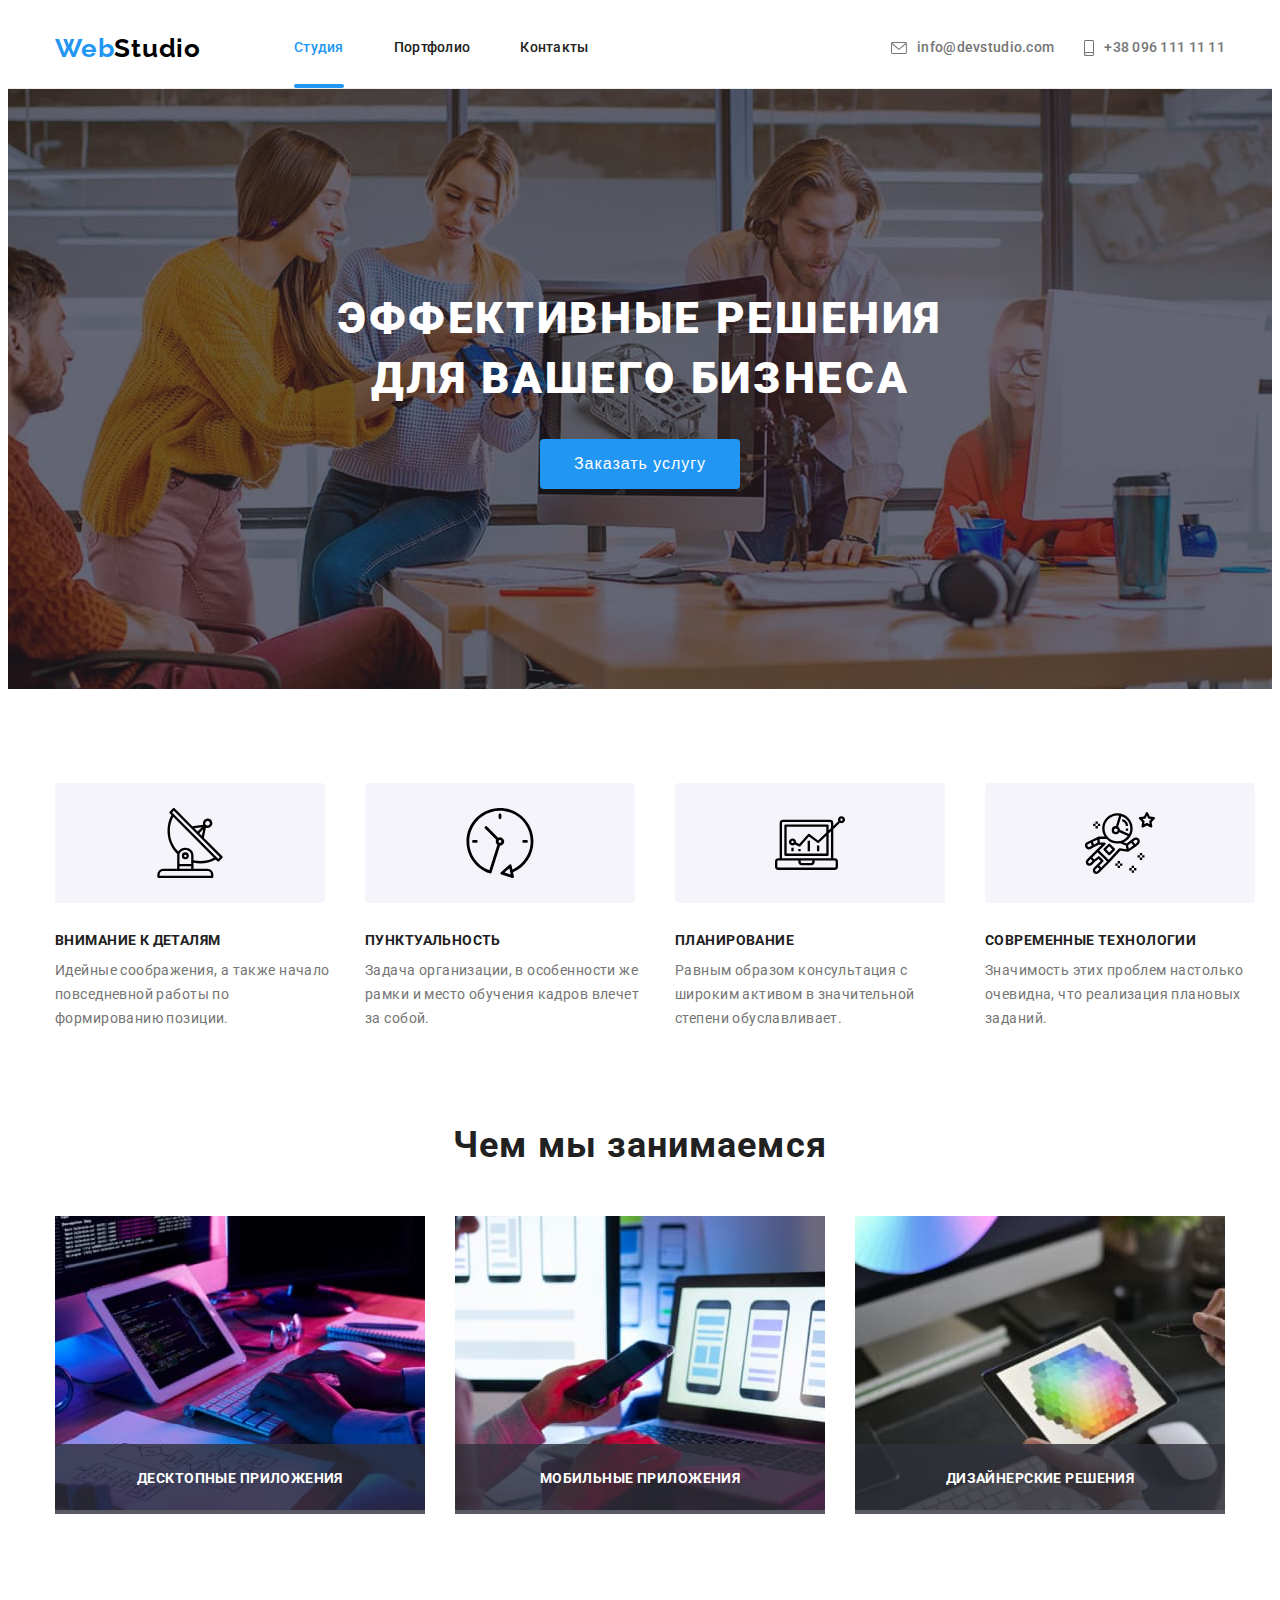
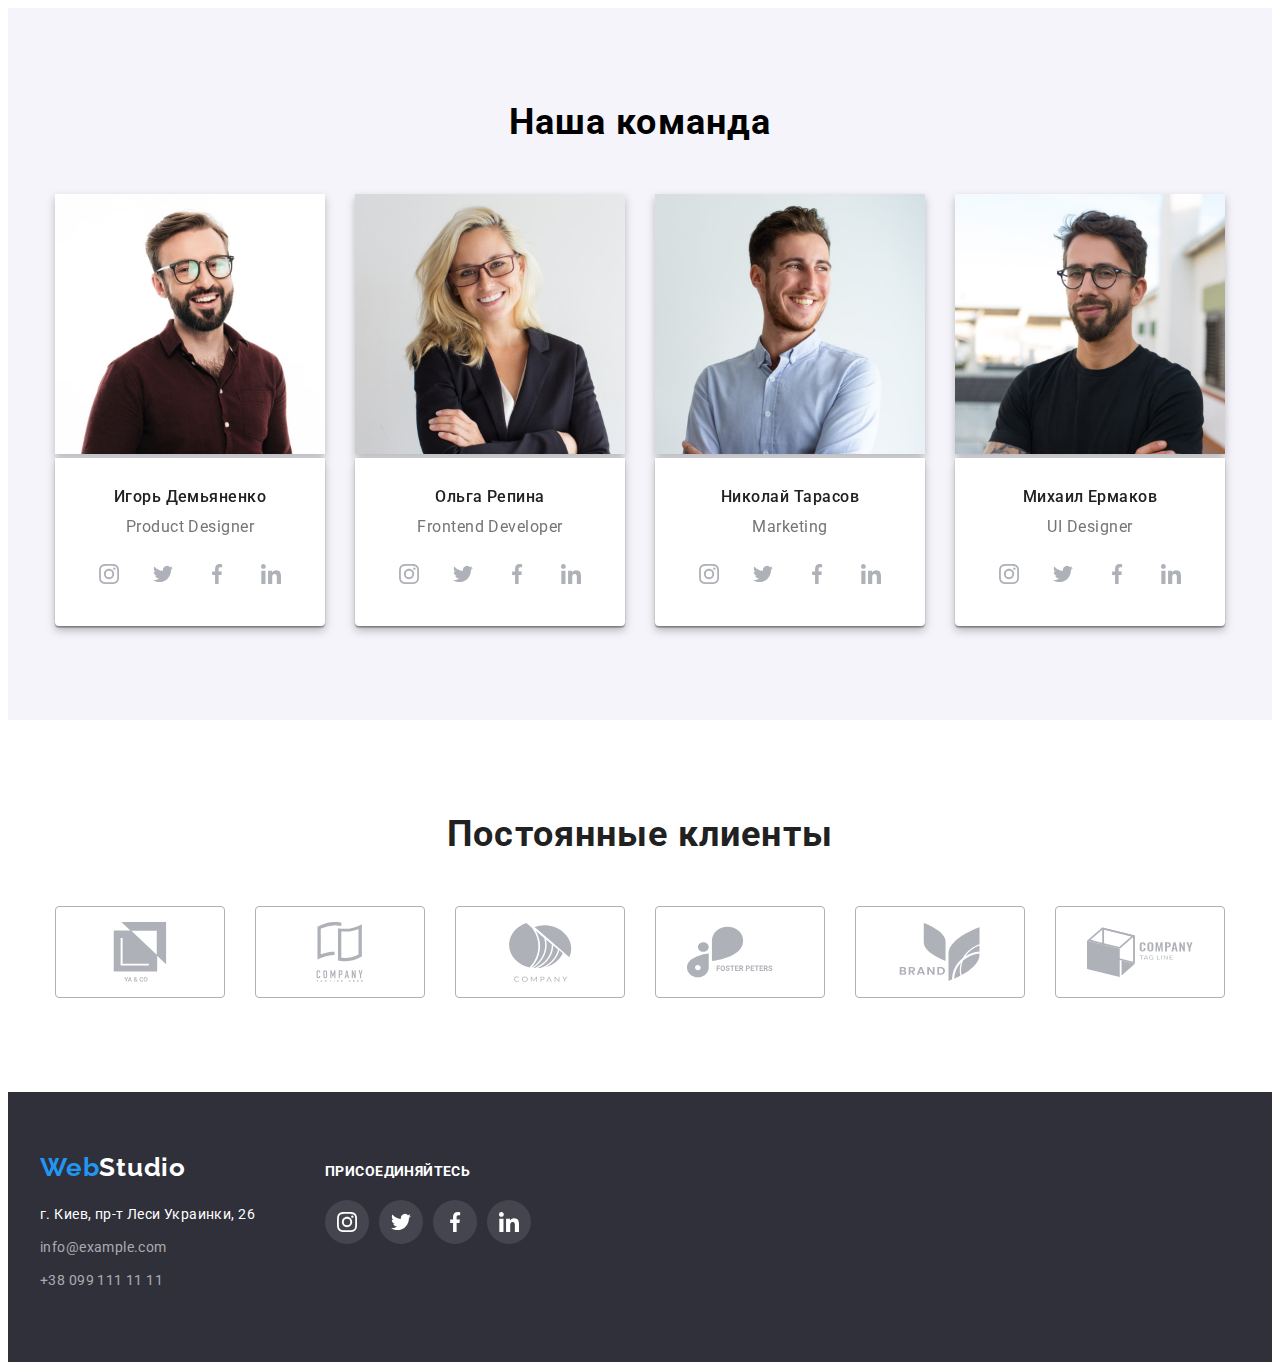
<file: index.html>
<!DOCTYPE html>
<html lang="ru">
<head>
    <meta charset="UTF-8">
    <meta name="WebStudio" content="width=device-width, initial-scale=1.0">
    <title>WebStudio</title>
    <link rel="preconnect" href="https://fonts.gstatic.com" crossorigin>
    <link rel="preconnect" href="https://fonts.googleapis.com">
    <link rel="preconnect" href="https://fonts.gstatic.com" crossorigin>
    <link href="https://fonts.googleapis.com/css2?family=Raleway:wght@700&family=Roboto:wght@400;500;700;900&display=swap" rel="stylesheet"/>
    <link rel="stylesheet" href="https://cdnjs.cloudflare.com/ajax/libs/modern-normalize/1.1.0/modern-normalize.min.css" integrity="sha512-wpPYUAdjBVSE4KJnH1VR1HeZfpl1ub8YT/NKx4PuQ5NmX2tKuGu6U/JRp5y+Y8XG2tV+wKQpNHVUX03MfMFn9Q==" crossorigin="anonymous" referrerpolicy="no-referrer"/>
    <link rel="stylesheet" href="./css/styles.css">
</head>
<body>
    <header class="header">
        <div class="container main-header">
            <a class="header-prelogo" href="/index.html"> Web<span class="logo">Studio</span> 
            </a>
            <ul class="header-list">
                <li class="header-item"><a class="header-link current link" href="./index.html" >Студия</a></li>
                <li class="header-item"><a href="./portfolio.html" class="header-link link">Портфолио</a></li>
                <li class="header-item"><a href="#" class="header-link link">Контакты</a></li>
            </ul>
        <ul class="header-mail-list">
            <li class="header-mail-item">
                <a href="mailto:info@devstudio.com" class="header-mail link">
                <!-- Ссылка на адрес электронной почты  -->
                <svg class="mail-icon">
                    <use href="./images/symbol-defs.svg#icon-mail">
                    </use>
                </svg>  
                info@devstudio.com 
                </a>
            </li>
            <li class="header-tel-item">
                        <!-- Ссылка на телефонный номер -->
                        <a href="tel:+380961111111" class="header-tel link">
                            <svg class="smartphone-icon">
                                <use href="./images/symbol-defs.svg#icon-smartphone"></use>
                            </svg>
                            +38 096 111 11 11
                        </a>
            </li>            
        </ul>
        </div>
    </header>
    <main>
        
<!--Герой-->
        <section class="hero">
            <div class="container">
                <h1 class="hero-title">Эффективные решения <br>для вашего бизнеса</h1>
                <button data-modal-open type="button" class="hero-btn link" >Заказать услугу
                </button>   
            </div>
    </section>

<!-- Особенности -->
<section class="text">
    <div class="container main-text">
        <ul class="text-list">
            <li class="text-item">
                <div class="peculiarities">
                    <svg class="peculiarities-icon">
                        <use href="./images/symbol-defs.svg#icon-antenna"></use> 
                    </svg>
                </div>
                    <h3 class="text-heading">Внимание к деталям</h3> 
                    <p class="text-after-heading">Идейные соображения, а также начало повседневной работы по формированию позиции.</p>
            </li>      
                <li class="text-item icon-clock">
                    <div class="peculiarities">
                        <svg class="peculiarities-icon">
                            <use href="./images/symbol-defs.svg#icon-clock"></use> 
                        </svg>  
                    </div>
                    <h3 class="text-heading">Пунктуальность</h3>                    
                    <p class="text-after-heading">Задача организации, в особенности же рамки и место обучения кадров влечет за собой.</p>
                </li>    
                <li class="text-item icon-diagram">
                    <div class="peculiarities">
                        <svg class="peculiarities-icon">
                            <use href="./images/symbol-defs.svg#icon-diagram"></use> 
                        </svg> 
                    </div>
                    <h3 class="text-heading">Планирование</h3>
                    <p class="text-after-heading">Равным образом консультация с широким активом в значительной степени обуславливает.</p>
                </li>          
                <li class="text-item icon-astronaut">
                    <div class="peculiarities">
                        <svg class="peculiarities-icon">
                            <use href="./images/symbol-defs.svg#icon-astronaut"></use> 
                        </svg> 
                    </div>
                    <h3 class="text-heading">Современные технологии</h3>                    
                    <p class="text-after-heading">Значимость этих проблем настолько очевидна, что реализация плановых заданий.</p>
                </li>
        </ul>
    </div>  
</section>
<section class="features">
    <div class="container">
        <h2 class="features-title"> Чем мы занимаемся</h2>
        <ul class="features-list">
            <li class="features-item"><img src="./images/img(1).jpg" alt="програмист верстает страницу" width="370" height="294">
                <h3 class="features-text">Десктопные приложения</h3>
            </li>
            <li class="features-item"><img src="./images/img(2).jpg" alt="програмист создает макет мобильного приложения" width="370" height="294">
                <h3 class="features-text">Мобильные приложения</h3>
            </li>
            <li class="features-item"><img src="./images/img(3).jpg" alt="дизайнер работает с графическими елементами" width="370" height="294">
                <h3 class="features-text">Дизайнерские решения</h3>
            </li>
        </ul>
    </div>
    </section>
<section class="work">
    <div class="container">
        <h2 class="work-title">Наша команда</h2>
        <ul class="work-list">
            <li class="work-item">
                <img class="work-foto" src="./images/product-designer.jpg" alt="Анфа́с лицо Product Designer " width="270" height="260">
                <div class="work-headins">
                        <h3 class="work-heading"> Игорь Демьяненко</h3> 
                         <p class="work-after-heading">Product Designer</p>
                    <ul class="social-list">
                        <li class="social-item">
                            <a href class="social-item-link">
                                    <svg class="button-icon" width="20px" height="20px">
                                        <use href="./images/symbol-defs.svg#icon-instagram-2"></use> 
                                    </svg>                    
                            </a>                         
                        </li>
                        <li class="social-item">
                            <a href class="social-item-link">
                                    <svg class="button-icon" width="20" height="20">
                                        <use href="./images/symbol-defs.svg#icon-twitter"></use> 
                                    </svg>
                            </a> 
                        </li>
                        <li class="social-item">
                            <a href class="social-item-link">            
                                    <svg class="button-icon" width="20px" height="20px">
                                        <use href="./images/symbol-defs.svg#icon-facebook"></use> 
                                    </svg>                         
                            </a>
                        </li>
                        <li class="social-item">
                            <a href class="social-item-link">                                             
                                    <svg class="button-icon" width="20px" height="20px">
                                        <use href="./images/symbol-defs.svg#icon-linkedin"></use> 
                                    </svg>    
                            </a>                    
                        </li>
                    </ul>
                </div> 
            </li>
            <li class="work-item"> <img class="work-foto" src="./images/frontend-developer.jpg" alt="Анфа́с лицо Frontend Developer" width="270" height="260">
                <div class="work-headins">
                    <h3 class="work-heading">Ольга Репина</h3> 
                    <p class="work-after-heading">Frontend Developer</p> 
                    <ul class="social-list">
                        <li class="social-item">
                            <a href class="social-item-link">
                                    <svg class="button-icon" width="20px" height="20px">
                                        <use href="./images/symbol-defs.svg#icon-instagram-2"></use> 
                                    </svg>                    
                            </a>                         
                        </li>
                        <li class="social-item">
                            <a href class="social-item-link">
                                    <svg class="button-icon" width="20" height="20">
                                        <use href="./images/symbol-defs.svg#icon-twitter"></use> 
                                    </svg>
                            </a> 
                        </li>
                        <li class="social-item">
                            <a href class="social-item-link">            
                                    <svg class="button-icon" width="20px" height="20px">
                                        <use href="./images/symbol-defs.svg#icon-facebook"></use> 
                                    </svg>                         
                            </a>
                        </li>
                        <li class="social-item">
                            <a href class="social-item-link">                                             
                                    <svg class="button-icon" width="20px" height="20px">
                                        <use href="./images/symbol-defs.svg#icon-linkedin"></use> 
                                    </svg>    
                            </a>                    
                        </li>
                    </ul>
                </div>
            <li class="work-item"> <img class="work-foto" src="./images/marketing.jpg" alt="Анфа́с лицо Marketing" width="270" height="260">
                <div class="work-headins">
                    <h3 class="work-heading">Николай Тарасов</h3> 
                    <p class="work-after-heading">Marketing</p> 
                    <ul class="social-list">
                        <li class="social-item">
                            <a href class="social-item-link">
                                    <svg class="button-icon" width="20px" height="20px">
                                        <use href="./images/symbol-defs.svg#icon-instagram-2"></use> 
                                    </svg>                    
                            </a>                         
                        </li>
                        <li class="social-item">
                            <a href class="social-item-link">
                                    <svg class="button-icon" width="20" height="20">
                                        <use href="./images/symbol-defs.svg#icon-twitter"></use> 
                                    </svg>
                            </a> 
                        </li>
                        <li class="social-item">
                            <a href class="social-item-link">            
                                    <svg class="button-icon" width="20px" height="20px">
                                        <use href="./images/symbol-defs.svg#icon-facebook"></use> 
                                    </svg>                         
                            </a>
                        </li>
                        <li class="social-item">
                            <a href class="social-item-link">                                             
                                    <svg class="button-icon" width="20px" height="20px">
                                        <use href="./images/symbol-defs.svg#icon-linkedin"></use> 
                                    </svg>    
                            </a>                    
                        </li>
                    </ul>
                </div>
            <li class="work-item"> <img class="work-foto" src="./images/ui-designer.jpg" alt="Анфа́с лицо Designer" width="270" height="260">
                <div class="work-headins">
                    <h3 class="work-heading">Михаил Ермаков</h3> 
                    <p class="work-after-heading">UI Designer</p> 
                    <ul class="social-list">
                        <li class="social-item">
                            <a href class="social-item-link">
                                    <svg class="button-icon" width="20px" height="20px">
                                        <use href="./images/symbol-defs.svg#icon-instagram-2"></use> 
                                    </svg>                    
                            </a>                         
                        </li>
                        <li class="social-item">
                            <a href class="social-item-link">
                                    <svg class="button-icon" width="20" height="20">
                                        <use href="./images/symbol-defs.svg#icon-twitter"></use> 
                                    </svg>
                            </a> 
                        </li>
                        <li class="social-item">
                            <a href class="social-item-link">            
                                    <svg class="button-icon" width="20px" height="20px">
                                        <use href="./images/symbol-defs.svg#icon-facebook"></use> 
                                    </svg>                         
                            </a>
                        </li>
                        <li class="social-item">
                            <a href class="social-item-link">                                             
                                    <svg class="button-icon" width="20px" height="20px">
                                        <use href="./images/symbol-defs.svg#icon-linkedin"></use> 
                                    </svg>    
                            </a>                    
                        </li>
                    </ul>
                </div>
        </ul>       
</section>
<section class="customers">
<div class="container customers-block">
    <h2 class="customers-title">Постоянные клиенты</h2>
    <ul class="customers-list">
        <li class="customers-item">
            <a href class="customers-link">
                <svg class="customers-img">
                    <use href="./images/symbol-defs.svg#icon-Union">
                    </use>
                </svg>  
            </a>
        </li>
        <li class="customers-item">
            <a href="" class="customers-link">
                <svg class="customers-img">
                    <use href="./images/symbol-defs.svg#icon-union-group">
                    </use>
                </svg>
            </a>
        </li>
        <li class="customers-item">
            <a href="" class="customers-link">
                <svg class="customers-img">
                    <use href="./images/symbol-defs.svg#icon-Object-group">
                    </use>
                </svg>
            </a> 
        </li>
        <li class="customers-item">
            <a href="" class="customers-link">
                <svg class="customers-img">
                    <use href="./images/symbol-defs.svg#icon-foster-peters-group">
                    </use>
                </svg>
            </a>
        </li>
        <li class="customers-item">
            <a href="" class="customers-link">
                <svg class="customers-img">
                    <use href="./images/symbol-defs.svg#icon-brand">
                    </use>
                </svg>
            </a>
        </li>
        <li class="customers-item">
            <a href="" class="customers-link">
                <svg class="customers-img">
                    <use href="./images/symbol-defs.svg#icon-company-tag">
                    </use>
                </svg>
            </a>
        </li>
    </ul>
</div>
</section>
    </main>
            <footer class="footer-page">
                <div class="container footer-page">
                    <div>
                        <a href="./index.html" class="footer-prelogo" href="/index.html"> Web<span class="footer-logo">Studio</span> 
                        </a>
                    <!--Адрес расположения-->
                    <address class="footer-adress">
                        <ul>
                            <li class="footer-item">
                               <a href="https://www.google.com/maps/place/%D0%B1%D1%83%D0%BB%D1%8C%D0%B2%D0%B0%D1%80+%D0%9B%D0%B5%D1%81%D1%96+%D0%A3%D0%BA%D1%80%D0%B0%D1%97%D0%BD%D0%BA%D0%B8,+26,+%D0%9A%D0%B8%D1%97%D0%B2,+02000/@50.4265807,30.5361971,17z/data=!3m1!4b1!4m5!3m4!1s0x40d4cf0e033ecbe9:0x57a4dffefec77da0!8m2!3d50.4265807!4d30.5383858" target="blank" class="geolocation"> 
                                г. Киев, пр-т Леси Украинки, 26
                               </a>
                            </li>
                            <li class="footer-item">
                                <a href="mailto:info@example.com" class="footer-mail link"> info@example.com
                                </a>
                            </li>
                            <li class="footer-item">
                                <a href="tel:+380991111111" class="footer-tel link" >+38 099 111 11 11 
                                </a>
                            </li> 
                        </ul>
                    </address>
                    </div>   
                <div class="footer-social">
                    <h2 class="footer-title">присоединяйтесь</h2>
                   <ul class="footer-social-list">
                    <li class="footer-social-item">
                        <a href class="footer-social-button">
                            <svg class="footer-button-icon" width="20px" height="20px">
                                <use href="./images/symbol-defs.svg#icon-instagram-2"></use> 
                            </svg>  
                        </a>                            
                    </li>                            
                    <li class="footer-social-item">
                        <a href class="footer-social-button">
                            <svg class="footer-button-icon" width="20px" height="20px">
                                <use href="./images/symbol-defs.svg#icon-twitter"></use> 
                            </svg>  
                        </a>
                    </li>     
                    <li class="footer-social-item">
                       <a href class="footer-social-button">
                        <svg class="footer-button-icon" width="20px" height="20px">
                            <use href="./images/symbol-defs.svg#icon-facebook"></use> 
                        </svg>   
                       </a>
                    </li>  
                   
                    <li class="footer-social-item">
                        <a href class="footer-social-button">
                            <svg class="footer-button-icon" width="20px" height="20px">
                                <use href="./images/symbol-defs.svg#icon-linkedin"></use> 
                            </svg>   
                        </a>  
                    </li>    
                   </ul>
                </div> 
            </footer>
            <div class="backdrop is-hidden" data-modal>
                <div class="modal">
                    <button type="button" class="button-modal" data-modal-close>
                        <svg class="button-close" width="30px" height="30px">
                            <use href="./images/symbol-defs.svg#icon-close-black-18dp"></use>
                        </svg>
                    </button>
                </div>
            </div>
            <script src="./js/modal.js"></script>
</body>
</body>
</html>
</file>
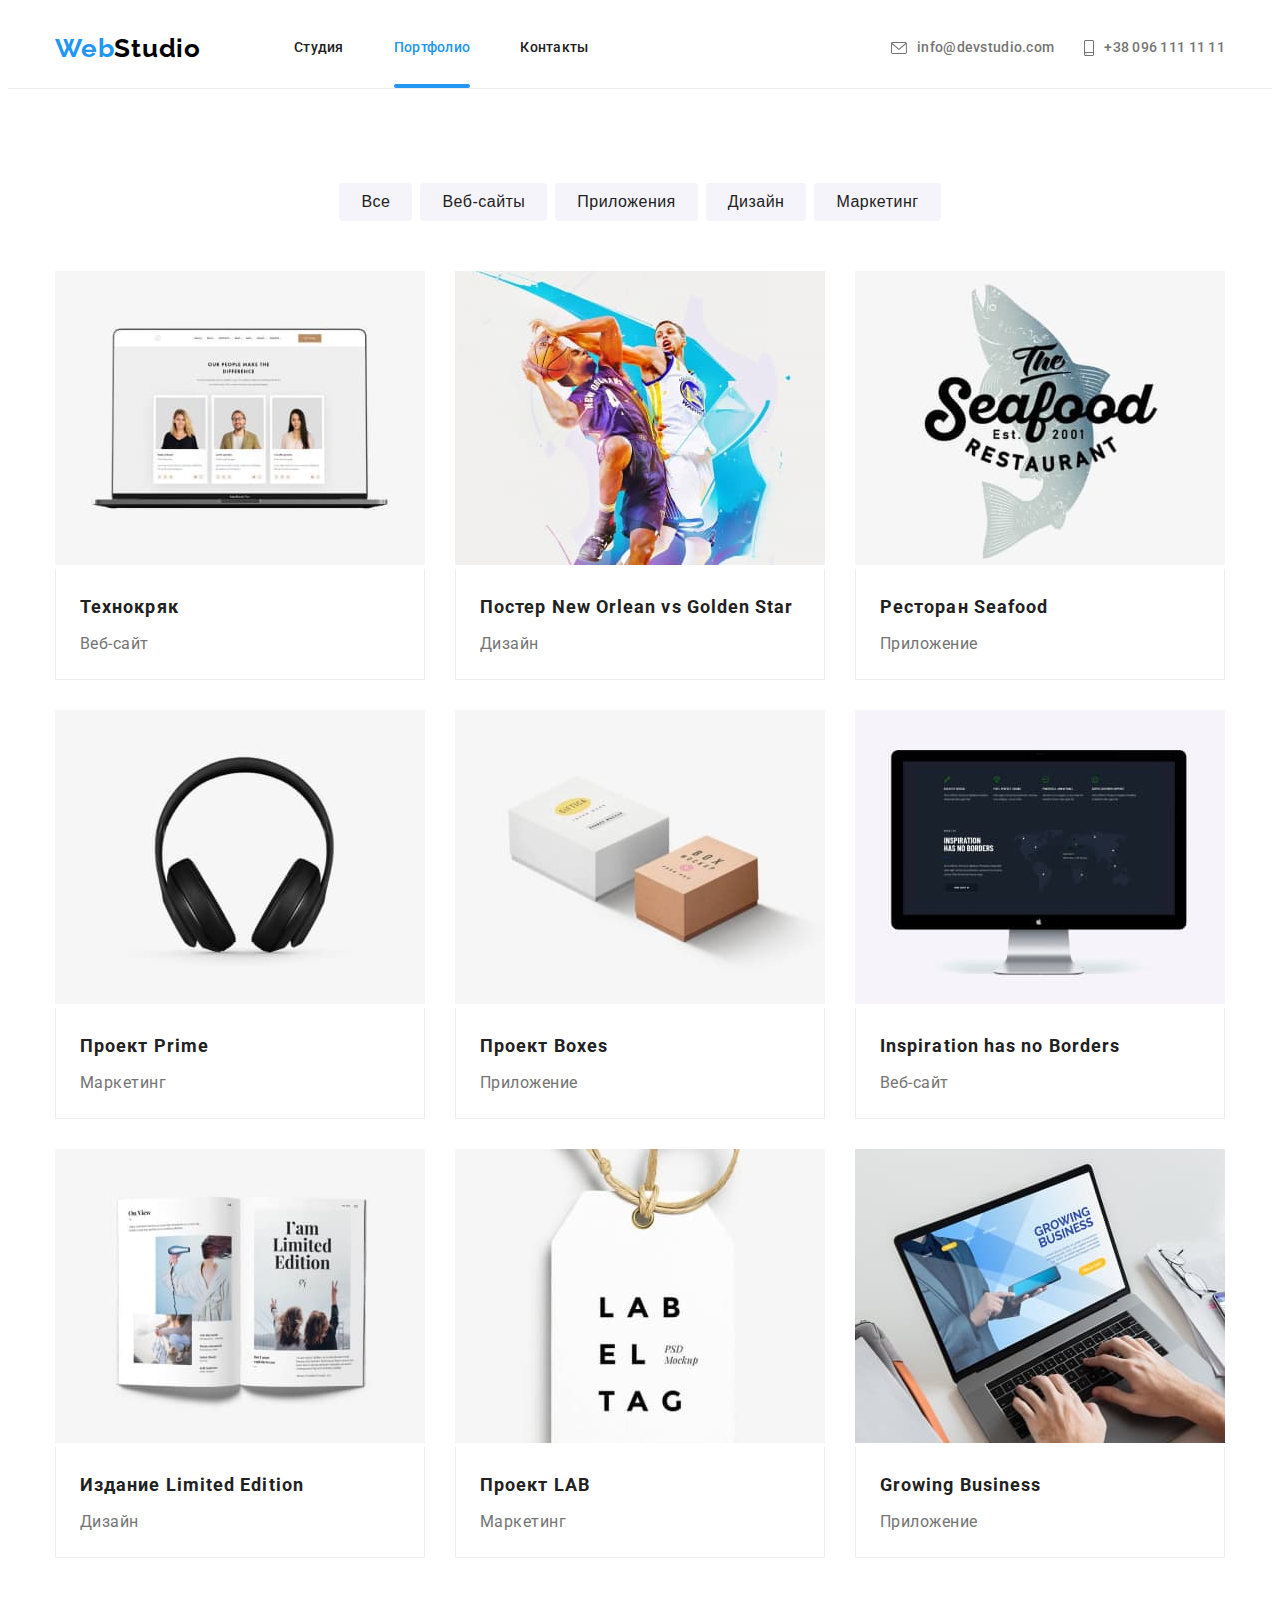
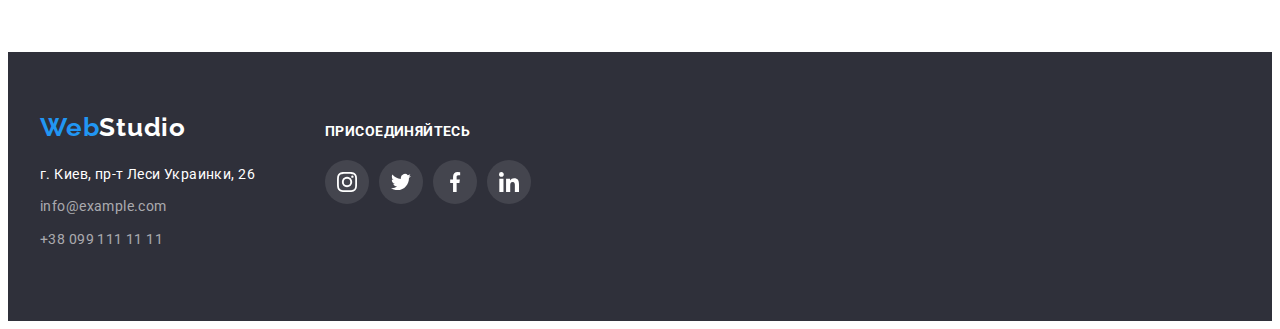
<file: portfolio.html>
<!DOCTYPE html>
<html lang="ru">
<head>
    <meta charset="UTF-8">
    <meta name="WebStudio" content="width=device-width, initial-scale=1.0">
    <title>WebStudio-Portfolio</title>
    <link rel="preconnect" href="https://fonts.googleapis.com">
<link rel="preconnect" href="https://fonts.gstatic.com" crossorigin>
<link rel="preconnect" href="https://fonts.googleapis.com">
<link rel="preconnect" href="https://fonts.gstatic.com" crossorigin>
<link href="https://fonts.googleapis.com/css2?family=Raleway:wght@700&family=Roboto:wght@400;500;700;900&display=swap" rel="stylesheet"/>
<link rel="stylesheet" href="https://cdnjs.cloudflare.com/ajax/libs/modern-normalize/1.1.0/modern-normalize.min.css" integrity="sha512-wpPYUAdjBVSE4KJnH1VR1HeZfpl1ub8YT/NKx4PuQ5NmX2tKuGu6U/JRp5y+Y8XG2tV+wKQpNHVUX03MfMFn9Q==" crossorigin="anonymous" referrerpolicy="no-referrer"/>
<link rel="stylesheet" href="./css/styles.css">
</head>
<body>
    <header class="header">
        <div class="container main-header">
            <a class="header-prelogo" href="/index.html"> Web<span class="logo">Studio</span> 
            </a>
            <ul class="header-list">
                <li class="header-item"><a class="header-link link" href="./index.html" >Студия</a></li>
                <li class="header-item"><a href="./portfolio.html" class="header-link current link">Портфолио</a></li>
                <li class="header-item"><a href="#" class="header-link link">Контакты</a></li>
            </ul>
            <ul class="header-mail-list">
                <li class="header-mail-item">
                    <a href="mailto:info@devstudio.com" class="header-mail link">
                    <!-- Ссылка на адрес электронной почты  -->
                    <svg class="mail-icon">
                        <use href="./images/symbol-defs.svg#icon-mail">
                        </use>
                    </svg>  
                    info@devstudio.com 
                    </a>
                </li>
                <li class="header-tel-item">
                            <!-- Ссылка на телефонный номер -->
                            <a href="tel:+380961111111" class="header-tel link">
                                <svg class="smartphone-icon">
                                    <use href="./images/symbol-defs.svg#icon-smartphone"></use>
                                </svg>
                                +38 096 111 11 11
                            </a>
                </li>            
            </ul>
        </div>
    </header>
    <main>
        <!--Разделы-->
        <section class="filter">
            <div class="container filter-btn">
                <h1 class="visually-hidden">Наши работы</h1>
            <!--Фильтр кнопок-->
                <ul class="filter-list">
                    <li class="filter-item"><button class="control-btn" type="button">Все</button></li>
                    <li class="filter-item"><button class="control-btn" type="button">Веб-сайты</button></li>
                    <li class="filter-item"><button class="control-btn" type="button">Приложения</button></li>
                    <li class="filter-item"><button class="control-btn" type="button">Дизайн</button></li>
                    <li class="filter-item"><button class="control-btn" type="button">Маркетинг</button></li>        
                </ul>
            <!--<section class="about"> </section>-->
                <ul class="about-list"> 
                    <li class="about-item">
                        <a href class="about-link link">
                            <div class="card-about-list">
                                <img src="./images/project-1.jpg" alt="анфас менеджеров" width="370" height="294" >
                            <p class="text-about-list">"Ресурс предлагает комплексные предложения с разным уровнем функционала и сервисов. Все это позволит посетителю получить исчерпывающие сведения о компании или частном лице."</p>
                            </div>
                            <div class="about-section">
                                <h3 class="about-title">Технокряк</h3>
                                <p class="about-pre-title">Веб-сайт</p>
                            </div>
                        </a>
                    </li>
                        <li class="about-item"> 
                            <a href="" class="about-link link">
                                <div class="card-about-list">
                                    <img src="./images/project-2.jpg" alt="два баскетболиста с мячом" width="370" height="294" >
                                    <p class="text-about-list">"Ресурс предлагает комплексные предложения с разным уровнем функционала и сервисов. Все это позволит посетителю получить исчерпывающие сведения о компании или частном лице."</p>
                                </div>                                    
                                <div class="about-section">     
                                    <h3 class="about-title">Постер New Orlean vs Golden Star</h3>
                                    <p class="about-pre-title">Дизайн</p>
                                </div>  
                            </a>             
                        </li>
                        <li class="about-item"> 
                            <a href="" class="about-link link">
                                <div class="card-about-list">
                                    <img src="./images/project-3.jpg" alt="логотип ресторана" width="370" height="294" >
                                    <p class="text-about-list">"Ресурс предлагает комплексные предложения с разным уровнем функционала и сервисов. Все это позволит посетителю получить исчерпывающие сведения о компании или частном лице."</p>
                                </div>                                
                                <div class="about-section">
                                    <h3 class="about-title">Ресторан Seafood</h3>
                                    <p class="about-pre-title">Приложение</p>
                                </div>
                            </a>
                       </li>                
                        <li class="about-item"> 
                            <a href="" class="about-link link">
                                <div class="card-about-list">
                                    <img src="./images/project-4.jpg" alt="наушники" width="370" height="294"  >                               
                                    <p class="text-about-list">"Ресурс предлагает комплексные предложения с разным уровнем функционала и сервисов. Все это позволит посетителю получить исчерпывающие сведения о компании или частном лице."</p>
                                </div>                                    
                                <div class="about-section">
                                    <h3 class="about-title">Проект Prime</h3>
                                    <p class="about-pre-title">Маркетинг</p>
                                </div>   
                            </a>                                                  
                        </li>
                        <li class="about-item"> 
                            <a href="" class="about-link link">
                                <div class="card-about-list">
                                    <img src="./images/project-5.jpg" alt="две коробки" width="370"  height="294" >                                
                                    <p class="text-about-list">"Ресурс предлагает комплексные предложения с разным уровнем функционала и сервисов. Все это позволит посетителю получить исчерпывающие сведения о компании или частном лице."</p>
                                </div>                                   
                                <div class="about-section">
                                    <h3 class="about-title">Проект Boxes</h3>
                                    <p class="about-pre-title">Приложение</p>
                                </div>
                            </a> 
                        </li>
                        <li class="about-item">                             
                            <a href="" class="about-link link">
                                <div class="card-about-list">
                                    <img src="./images/project-6.jpg" alt="компьютер моноблок" width="370" height="294"  > 
                                    <p class="text-about-list">"Ресурс предлагает комплексные предложения с разным уровнем функционала и сервисов. Все это позволит посетителю получить исчерпывающие сведения о компании или частном лице."</p>
                                </div>                                
                                <div class="about-section">
                                    <h3 class="about-title">Inspiration has no Borders</h3>
                                    <p class="about-pre-title">Веб-сайт</p>
                                </div> 
                            </a>   
                        </li>
                    <li class="about-item"> 
                        <a href="" class="about-link link">
                            <div class="card-about-list">
                                <img src="./images/project-7.jpg" alt="книга в развернутом виде" width="370" height="294"  >                             
                                <p class="text-about-list">"Ресурс предлагает комплексные предложения с разным уровнем функционала и сервисов. Все это позволит посетителю получить исчерпывающие сведения о компании или частном лице."</p>
                            </div>                              
                            <div class="about-section">
                                <h3 class="about-title">Издание Limited Edition</h3>
                                <p class="about-pre-title">Дизайн</p>  
                            </div>
                        </a>
                    </li>
                        <li class="about-item"> 
                            <a href="" class="about-link link">
                                <div class="card-about-list">
                                    <img src="./images/project-8.jpg" alt="ярлык с названием проекта" width="370" height="294"  >                                                                     
                                    <p class="text-about-list">"Ресурс предлагает комплексные предложения с разным уровнем функционала и сервисов. Все это позволит посетителю получить исчерпывающие сведения о компании или частном лице."</p>
                                </div>                                
                                <div class="about-section">
                                    <h3 class="about-title">Проект LAB</h3>
                                    <p class="about-pre-title">Маркетинг</p> 
                                </div> 
                            </a>       
                        </li>
                        <li class="about-item"> 
                            <a href="" class="about-link link">
                                <div class="card-about-list">
                                    <img src="./images/project-9.jpg" alt="руки печатают на ноутбуке" width="370" height="294"  >
                                    <p class="text-about-list">"Ресурс предлагает комплексные предложения с разным уровнем функционала и сервисов. Все это позволит посетителю получить исчерпывающие сведения о компании или частном лице."</p>
                                </div>                                
                                <div class="about-section">
                                    <h3 class="about-title">Growing Business</h3>
                                    <p class="about-pre-title">Приложение</p>
                                </div> 
                            </a>         
                        </li>                  
                </ul>    
            </div>
        </section>    
    </main>
    <footer class="footer-page">
        <div class="container footer-page">
            <div>
                <a href="./index.html" class="footer-prelogo" href="/index.html"> Web<span class="footer-logo">Studio</span> 
                </a>
            <!--Адрес расположения-->
            <address class="footer-adress">
                <ul>
                    <li class="footer-item">
                       <a href="https://www.google.com/maps/place/%D0%B1%D1%83%D0%BB%D1%8C%D0%B2%D0%B0%D1%80+%D0%9B%D0%B5%D1%81%D1%96+%D0%A3%D0%BA%D1%80%D0%B0%D1%97%D0%BD%D0%BA%D0%B8,+26,+%D0%9A%D0%B8%D1%97%D0%B2,+02000/@50.4265807,30.5361971,17z/data=!3m1!4b1!4m5!3m4!1s0x40d4cf0e033ecbe9:0x57a4dffefec77da0!8m2!3d50.4265807!4d30.5383858" target="blank" class="geolocation"> 
                        г. Киев, пр-т Леси Украинки, 26
                       </a>
                    </li>
                    <li class="footer-item">
                        <a href="mailto:info@example.com" class="footer-mail link"> info@example.com
                        </a>
                    </li>
                    <li class="footer-item">
                        <a href="tel:+380991111111" class="footer-tel link" >+38 099 111 11 11 
                        </a>
                    </li> 
                </ul>
            </address>
            </div>   
        <div class="footer-social">
            <h2 class="footer-title">присоединяйтесь</h2>
           <ul class="footer-social-list">
            <li class="footer-social-item">
                <a href class="footer-social-button">
                    <svg class="footer-button-icon" width="20px" height="20px">
                        <use href="./images/symbol-defs.svg#icon-instagram-2"></use> 
                    </svg>  
                </a>                            
            </li>                            
            <li class="footer-social-item">
                <a href class="footer-social-button">
                    <svg class="footer-button-icon" width="20px" height="20px">
                        <use href="./images/symbol-defs.svg#icon-twitter"></use> 
                    </svg>  
                </a>
            </li>     
            <li class="footer-social-item">
               <a href class="footer-social-button">
                <svg class="footer-button-icon" width="20px" height="20px">
                    <use href="./images/symbol-defs.svg#icon-facebook"></use> 
                </svg>   
               </a>
            </li>  
            <li class="footer-social-item">
                <a href class="footer-social-button">
                    <svg class="footer-button-icon" width="20px" height="20px">
                        <use href="./images/symbol-defs.svg#icon-linkedin"></use> 
                    </svg>   
                </a>  
            </li>    
           </ul>
        </div> 
    </footer>
</body>
</html>
</file>
<file: css/styles.css>
:root {
  --primary-text-color: #212121;
  --title-text-color: #757575;
  --complementary-text-color: #ffffff;
  --accent-color: #2196f3;
  --typical-gap: 10px;
}
html {
  box-sizing: border-box;
}
*,
*::before,
*::after {
  box-sizing: inherit;
}

.container {
  width: 1200px;
  padding-left: 15px;
  padding-right: 15px;
  margin: 0 auto;
}

p,
h1,
h2, 
h3, 
h4, 
h5, 
h6 {
  margin: 0;
  padding: 0;
}
ul,
ol {
  margin: 0;
  padding-left: 0;
}

body {
  font-family: 'Roboto', 'sans-serif';
}
ul {
  list-style: none;
}

.link {
  text-decoration: none;
  transition-property: color;
  transition-duration: 250ms;
  transition-timing-function: cubic-bezier(0.4, 0, 0.2, 1);
}


/*hover elements*/

a.header-link.link:hover,
a.header-link.link:focus,
a.header-mail.link:hover,
a.header-mail.link:focus,
a.header-tel.link:hover,
a.header-tel.link:focus {
  color: var(--accent-color);
}

      /*logo*/

.header-prelogo {
  color: #2196f3;

  font-family: 'Raleway';
  font-weight: 700;
  font-size: 26px;
  line-height: 1.19;
  letter-spacing: 0.03em;
  text-decoration: none;
}

.logo {
  color: #000000;

  font-family: 'Raleway';
  font-weight: 700;
  font-size: 26px;
  line-height: 1.19;
  letter-spacing: 0.03em;
}

/*main-header*/

.main-header {
  display: flex;
  align-items: center;
}


/*header*/   

.header {
  border-bottom: 1px solid #ECECEC;
}

.header-list {
  display: flex;
  margin-left: 93px;
}

.header-item:not(:last-child) {
  margin-right: 50px;
}
/*navigation menu*/

.header-mail-list {
  display: flex;
  margin-left: auto;
  align-items: center;
}

.header-mail-item {
  margin-right: 30px;  
}

.header-mail-item:focus,
.header-mail-item:hover {
  color: #2196f3;
}

a.header-link.link { 
  padding: 32px 0;
  color: var(--primary-text-color);
  display: block;
  font-weight: 500;
  font-size: 14px;
  line-height: 1.14;
  letter-spacing: 0.02em;
  position: relative;
}
a.header-link.current.link {
  color: var(--accent-color);
}
.current::after {
  content: "";
  position: absolute;
  left: 0;
  bottom: 0px;
  width: 100%;
  height: 4px;
  background-color: var(--accent-color);
  border-radius: 2px;
}
/*navigation contacts*/

.header-mail,
.header-tel {
  display: flex;
  align-items: center;
  color: var(--title-text-color);
  font-weight: 500;
  font-size: 14px;
  line-height: 1.14;
  letter-spacing: 0.02em;
}
.mail-icon {
  margin-right: 10px;
  padding: 0;
  border: 0;
  width: 16px;
  height: 12px;
  fill: currentColor;
}

.smartphone-icon {
  margin-right: 10px;
  border: 0;
  width: 10px;
  height: 16px;
  fill: currentColor;
}

/*hero*/

.hero {
  max-width: 1600px;
  height: 600px;
  margin-left: auto;
  margin-right: auto;
  background-image: linear-gradient(
    rgba(47, 48, 58, 0.4),
    rgba(47, 48, 58, 0.4)
  ), 
  url(../images/hero.jpg);
  background-repeat: no-repeat;
  background-size: cover;
  background-position: center;
  background-color: #000000;
  padding-top:200px;
  padding-bottom: 200px;
  text-align: center;
  }

.hero-title {
  margin-bottom: 30px;
  color: var(--complementary-text-color);
  text-align: center;
  font-weight: 900;
  font-size: 44px;
  line-height: 1.36;
  /* or 136% */
  letter-spacing: 0.06em;
  text-transform: uppercase;
}

/*button*/

.modal {
  position: absolute;
  top: 50%;
  left: 50%;
  transform: translate(-50%,-50%);
  width: 528px;
  min-height: 581px;
  background-color: var(--complementary-text-color);
  border-radius: 4px;
}
.button-modal {
  position: absolute;
  top: 8px;
  right: 8px;
  border: none;
  background-color: var(--complementary-text-color);
  cursor: pointer;
}

.hero-btn {
  cursor: pointer;
  color: var(--complementary-text-color);
  background-color: var(--accent-color);
  font-size: 16px;
  line-height: 1.87;
  letter-spacing: 0.06em;
  border-radius: 4px;
  border: transparent;
  padding-top: 10px;
  padding-bottom: 10px;
  padding-left: 32px;
  padding-right: 32px;
  width: 200px;
  height: 50px;
  transition-property: background-color;
  transition-duration: 250ms;
  transition-timing-function: cubic-bezier(0.4, 0, 0.2, 1);
}
.is-hidden {
  opacity: 0;
  pointer-events: none;
  visibility: hidden;
}
.backdrop {
  width: 100%;
  height: 100%;
  top: 0;
  position: absolute;
  position: fixed;
  background-color: rgba(0, 0, 0, 0.2);
  transition: opacity 250ms, visibility 250ms;
}

.hero-btn:hover,
.hero-btn:focus {
  color: var(--complementary-text-color);
  background-color: #188CE8;
}




/*Text*/

.text {
  padding: 94px 0  94px;
}

.text-list {
  display: flex;
  align-items: center;
}

.text-item:not(:last-child) {
  margin-right: 30px; 
}

.peculiarities {
  display: flex;
  align-items: center;
  justify-content: center;
  width: 270px;
  height: 120px;
  margin-bottom: 30px;
  background-color: #F5F4FA;
  border-radius: 4px;
  margin-right: 10px;
  fill: var(--primary-text-color);
}

.peculiarities-icon {
  fill: currentColor;
  width: 70px;
  height: 70px;
}

.text-heading {
  margin-bottom: var(--typical-gap);
  color: var(--primary-text-color);
  
  font-weight: 700;
  font-size: 14px;
  line-height: 1.14;
  letter-spacing: 0.03em;
  text-transform: uppercase;
}

.text-after-heading {
  color: var(--title-text-color);

  font-size: 14px;
  line-height: 1.71;
  /* or 171% */
  letter-spacing: 0.03em;
}
/*features*/

.features-list {
  display: flex;
  justify-content: space-between;
}

.features-item:not(:last-child) {
  margin-right: 30px; 
}
.features-item {
  position: relative;
}

.features-text {
  position: absolute;
  width: 100%;
  height: 70px;
  display: block;
  left: 0;
  bottom: 0;
  padding-top: 27px;
  padding-bottom: 27px;
  color: var(--complementary-text-color);
  font-size: 14px;
  line-height: 1.14;
  text-align: center;
  letter-spacing: 0.03em;
  text-transform: uppercase;
  background-color: rgba(47, 48, 58, 0.8);
}

.features {
  padding-bottom: 94px ;
}

.features-title {
  color: var(--primary-text-color);

  margin-bottom: 50px;
  font-weight: 700;
  font-size: 36px;
  line-height: 1.16;
  text-align: center;
  letter-spacing: 0.03em;
}





    /*Страница Портфолио*/

/*Фильтр кнопок*/
.filter {
  padding: 94px 0;
}

.filter-list {
  margin-bottom: 50px;
  display: flex;
  margin-left: auto;
  justify-content: center;

}
.filter-item:not(:last-child) {
  margin-right: 8px;
}

.control-btn {
  border: none;
  padding: 6px 22px;
  border-radius: 4px;
  min-width: 73px;
  cursor: pointer;

  background-color: #f5f4fa;
  color: var(--primary-text-color);

  font-style: normal;
  font-weight: 500;
  font-size: 16px;
  line-height: 1.62;
  text-align: center;
  letter-spacing: 0.03em;

  transition-property: color,background-color, box-shadow;
  transition-duration: 250ms;
  transition-timing-function: cubic-bezier(0.4, 0, 0.2, 1);
}

.control-btn:hover,
.control-btn:focus {
  color: white;
  background-color: #2196F3;
  box-shadow: 0px 3px 1px rgba(0, 0, 0, 0.1),
            0px 1px 2px rgba(0, 0, 0, 0.08), 
            0px 2px 2px rgba(0, 0, 0, 0.12);
}

.visually-hidden {
  position: absolute;
  width: 1px;
  height: 1px;
  margin: -1px;
  border: 0;
  padding: 0;
  white-space: nowrap;
  clip-path: inset(100%);
  clip: rect(0 0 0 0);
  overflow: hidden;
}


/*Разделы работ*/

.about-list {
  display: flex;
  flex-wrap: wrap;
}

.about-pre-title {
  color: var(--title-text-color);
  font-size: 16px; 
  line-height: 1.87;
  /* identical to box height, or 188% */
  letter-spacing: 0.03em;
}
.about-title {
  color: var(--primary-text-color);
  margin-bottom: 4px;
  
  font-weight: 700;
  font-size: 18px;
  line-height: 2;
  /* identical to box height, or 200% */
  letter-spacing: 0.06em;
}



.about-item {
  margin-bottom:30px;
  margin-right: 30px;
}

.about-item:last-child(3) {
  margin-bottom: 30px;
}
.about-item:nth-child(3n){
  margin-right: 0;
}
.about-item:nth-last-child(-n + 3) {
  margin-bottom: 0;
}
.about-link:hover,
.about-link:focus {
  display: block;
  box-shadow: 0px 1px 1px rgba(0, 0, 0, 0.12),
      0px 4px 4px rgba(0, 0, 0, 0.06),
      1px 4px 6px rgba(0, 0, 0, 0.16);
}
.about-link {
  display: block;
  transition-property: box-shadow;
  transition-duration: 250ms;
  transition-timing-function: cubic-bezier(0.4, 0, 0.2, 1);
}


.card-about-list {
  position: relative;
  overflow: hidden;
}

.text-about-list {
  height: 100%;
  font-size: 18px;
  line-height: 1.55;
  letter-spacing: 0.03em;
  position: absolute;
  top: 0;
  background-color: rgba(33, 150, 243, 0.9);
  color: var(--complementary-text-color);
  padding-top: 63px;
  padding-bottom: 63px;
  padding-left: 24px;
  padding-right: 24px;

  transform: translatey(100%);
  transition-property: transform;
  transition-duration: 250ms;
  transition-timing-function: cubic-bezier(0.4, 0, 0.2, 1);
}
.about-item:hover .text-about-list {
  transform: translateY(0);
}

.about-section {
  padding: 20px 24px;
  border-left: 1px solid #EEEEEE;
  border-right: 1px solid #EEEEEE;
  border-bottom: 1px solid #EEEEEE;
}


/*Наша команда*/

.work {
  padding-top: 94px ;
  padding-bottom: 94px;
  background-color: #F5F4FA;
}

.work-title {
  margin-bottom: 50px;

  font-weight: 700;
  font-size: 36px;
  line-height: 1.16;
  text-align: center;
  letter-spacing: 0.03em;
}

.work-list {
  display: flex;
  justify-content: space-between;
}

.work-item {
  display: block;
  filter: drop-shadow(0px 4px 4px 
          rgba(0, 0, 0, 0.25));
  text-align: center;
  width: 270px;
  margin: 0 0 0;
}

.work-item:not(:last-child) {
  margin-right: 30px;
}

.work-headins {
  background: #FFFFFF;
  box-shadow: 0px 1px 3px rgba(0, 0, 0, 0.12), 
              0px 1px 1px rgba(0, 0, 0, 0.14), 
              0px 2px 1px rgba(0, 0, 0, 0.2);
  border-radius: 0px 0px 4px 4px;


  border: none;
  padding-top: 30px;
  background-color: var(--complementary-text-color);
  padding-bottom: 30px;
}

.work-heading {
  margin-bottom: 10px;
  margin-bottom: var(--typical-gap);
  color: var(--primary-text-color);
  font-weight: 500;
  font-size: 16px;
  line-height: 1.18;
  /* identical to box height */
  letter-spacing: 0.03em;
}

.work-after-heading {
  color: var(--title-text-color);
  font-size: 16px;
  line-height: 19px;
  /* identical to box height */
  text-align: center;
  letter-spacing: 0.03em;
}

.social-list {
  margin-top: 16px;
  display: flex;
  justify-content: center;
}
.social-item {
  box-sizing: border-box;
  color: #AFB1B8;
}

.social-item-link:hover,
.social-item-link:focus {
  background-color: #2196f3;
  fill: white;
}

.social-item-link {
  fill: #AFB1B8;
  display: flex;
  justify-content: center;
  align-items: center;
  width: 44px;
  height: 44px;
  border-radius: 50%;
  transition-property: background-color;
  transition-duration: 250ms;
  transition-timing-function: cubic-bezier(0.4, 0, 0.2, 1);
}
.social-item:not(:last-child) {
  margin-right: 10px;
}

.button-icon {
color: currentColor;
transition-property: fill;
    transition-duration: 250ms;
    transition-timing-function: cubic-bezier(0.4, 0, 0.2, 1);
}

.customers {
  padding-top: 94px;
  padding-bottom: 94px;
  justify-content: center;
}

.customers-title {
  font-size: 36px;
  line-height: 1.16;
  text-align: center;
  letter-spacing: 0.03em;
  margin-bottom: 50px;
  color: #212121;
}

.customers-item:not(:last-child) {
  margin-right: 30px;
} 

.customers-list {
  display: flex;
  justify-content: center;
}
.customers-link {
    color: #AFB1B8;
    display: flex;
    align-items: center;
    justify-content: center;
    width: 170px;
    height: 92px;
    border-radius: 4px;
    border: 1px solid #AFB1B8;
    transition-property: color, border;
    transition-duration: 250ms;
    transition-timing-function: cubic-bezier(0.4, 0, 0.2, 1);
}
.customers-link:hover,
.customers-link:focus {
  color: #2196F3;
  border: 1px solid #2196F3;
}

.customers-img {
  width: 106px;
  height: 60px;
  fill: currentColor;
}
/*Footer*/

.footer-page {
  background-color: #2F303A;
  padding-top: 60px;
  padding-bottom: 60px;
}
.container.footer-page {
  display: flex;
  align-items: baseline;
  padding: 0;
}

/*Footer logo*/

.footer-info {
  padding-top: 60px;
  padding-bottom: 60px;
}
.footer-prelogo {
  color: #2196f3;
  text-decoration: none;
  
  font-family: 'Raleway';
  font-weight: 700;
  font-size: 26px;
  line-height: 1.19;
  letter-spacing: 0.03em;
}

.footer-logo {
  color: #ffffff;

  font-family: 'Raleway';
  font-weight: 700;
  font-size: 26px;
  line-height: 1.19;
  letter-spacing: 0.03em;
}

/*Footer adress*/


.footer-adress {
    margin-top: 20px;
    color: #ffffff;
    font-style: normal;
    font-weight: 400;
    font-size: 14px;
    line-height: 1.71;
    letter-spacing: 0.03em;

  font-style: normal;
  font-weight: 400;
  font-size: 14px;
  line-height: 1.71;
  /* or 171% */
  letter-spacing: 0.03em;
}
.footer-item {
  margin-bottom: 9px;
}
.footer-mail:hover,
.footer-tel:hover, 
.footer-mail:focus,
.footer-tel:focus {
  color: #188CE8;
}
.geolocation {
  font-family: Roboto;
  font-style: normal;
  font-weight: normal;
  color: var(--footer-logo-color);
  font-size: 14px;
  line-height: 1.71;
  letter-spacing: 0.03em;
  text-decoration: none;
}

.footer-mail,
.footer-tel {
  color: rgba(255, 255, 255, 0.6);
  font-size: 14px;
  line-height: 1.71;
  /* or 171% */
  letter-spacing: 0.03em;
}

.footer-social {
  margin-left: 70px;
}

.footer-title {
  font-size: 14px;
  line-height: 1.14;
  letter-spacing: 0.03em;
  text-transform: uppercase;
  color: #FFFFFF;
  margin-bottom: 20px;
}
.footer-social-list {
  display: flex;
  justify-content: center;
}

.footer-social-item:not(:last-child) {
    margin-right: 10px;
}
.footer-social-button {
    background: rgba(255, 255, 255, 0.1);
    width: 44px;
    height: 44px;
    border-radius: 50%;
    display: flex;
    align-items: center;
    justify-content: center;
    transition-property: background-color;
    transition-duration: 250ms;
    transition-timing-function: cubic-bezier(0.4, 0, 0.2, 1);
  }

.footer-button-icon {
  fill: #FFFFFF;
}
.footer-social-button:hover,
.footer-social-button:focus {
  background-color: #2196F3;
}


.footer-info {
  margin-right: 70px;
}

.footer-button-icon:nth-last-child(4) {
  margin-right: 10px;
}

/*Основной цвет тексте #212121*/
/*Вторичный цвет текста #757575*/
/*Дополнительный цвет текста #ffffff*/
/*Акцент цвет #2196F3*/
</file>
